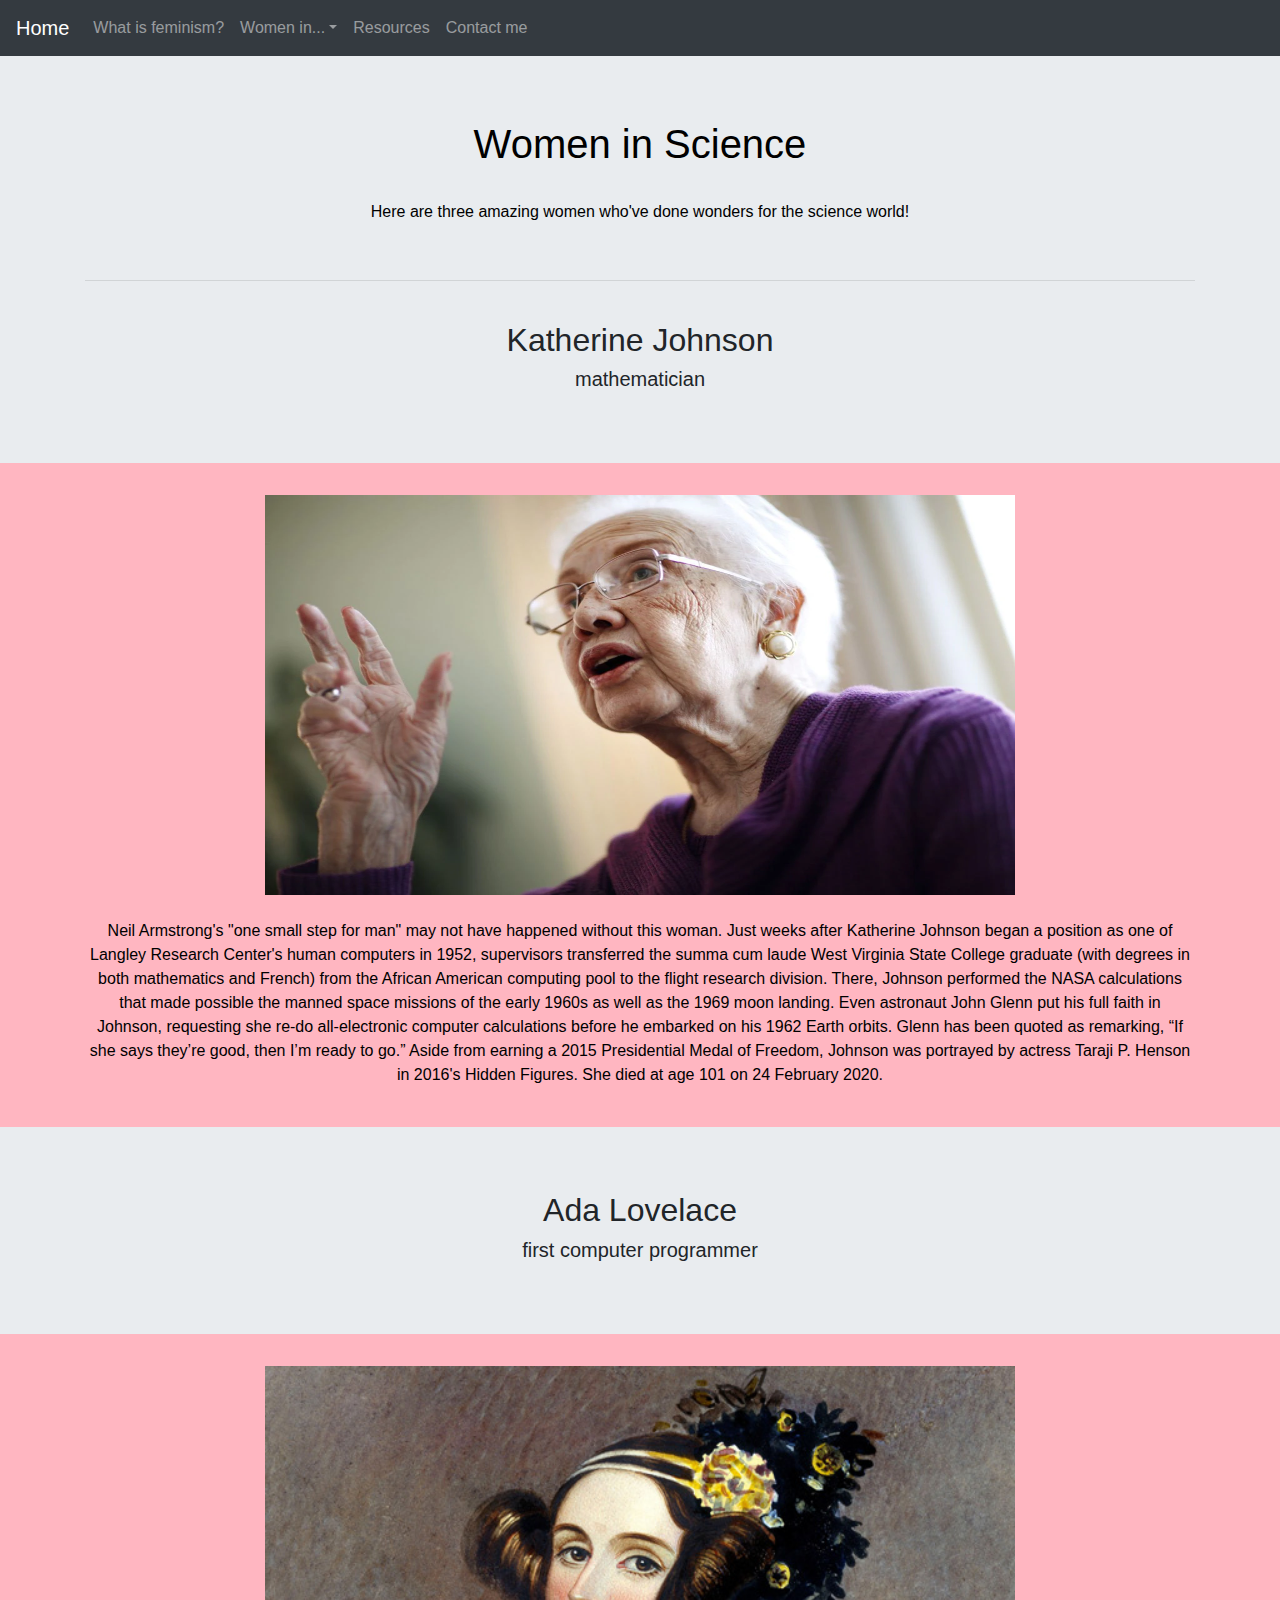
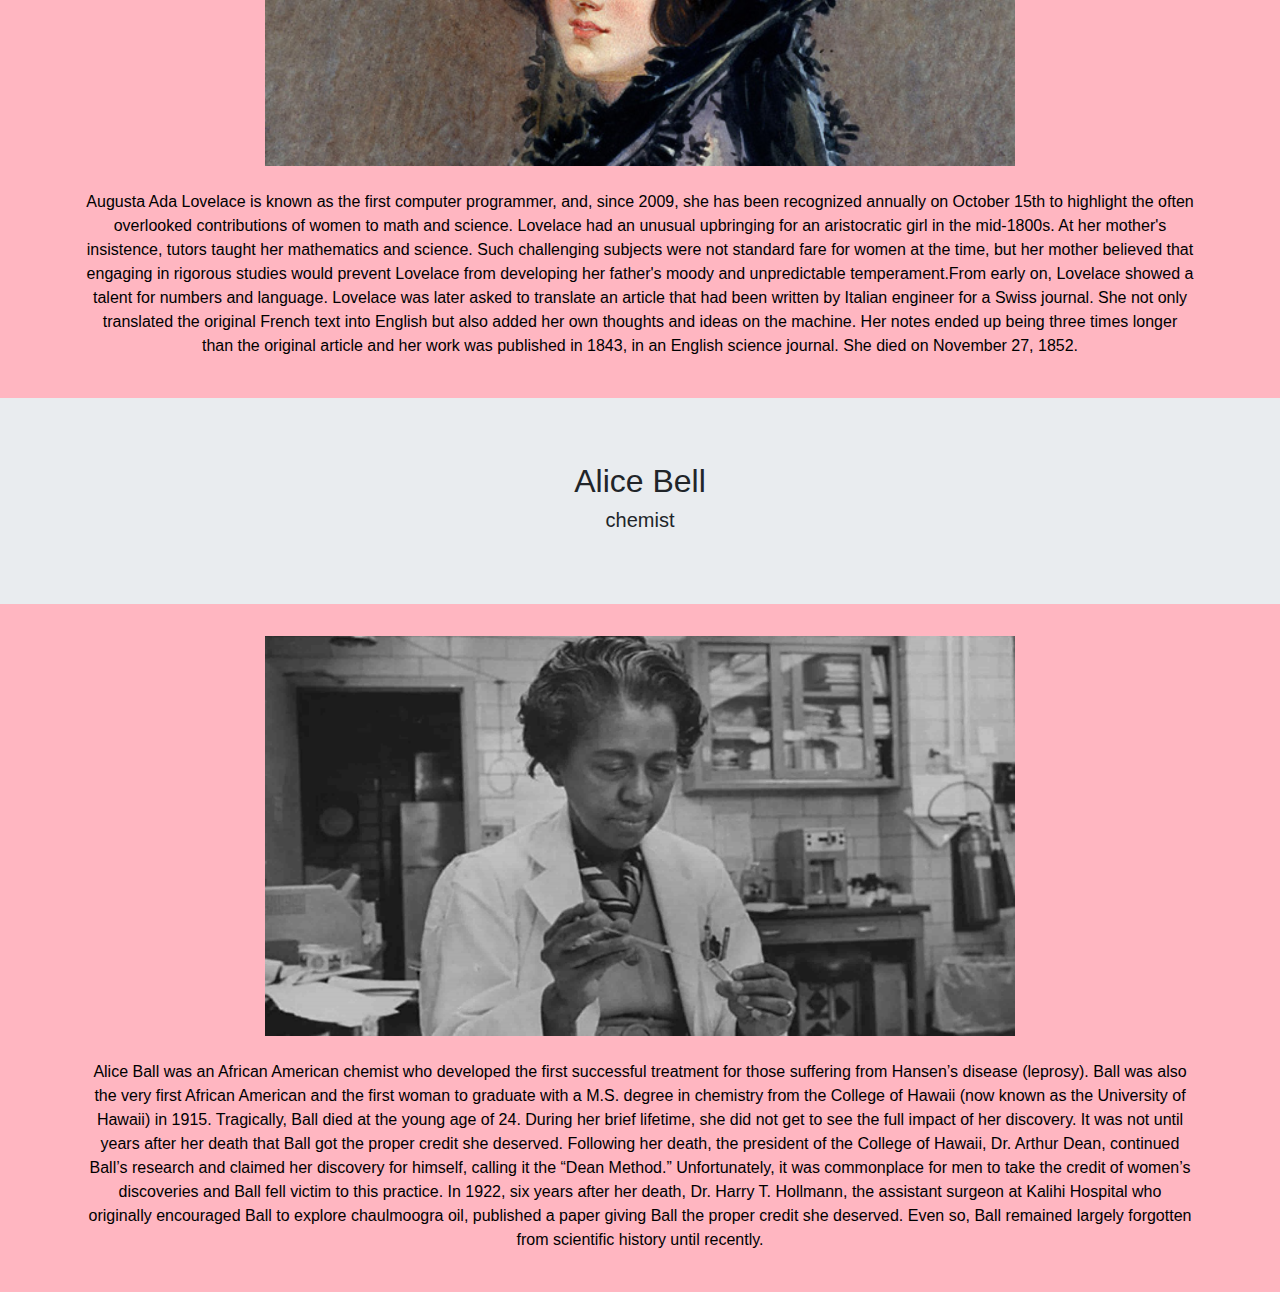
<file: WTF...What the feminism_Page3.html>
<!doctype html>
<html>
<head>
  <title>WTF...What The Feminism</title>
  <meta charset="utf-8">
  <meta name="viewport" content="width=device-width, initial-scale=1">
  <link rel="stylesheet" href="https://maxcdn.bootstrapcdn.com/bootstrap/4.5.2/css/bootstrap.min.css">
  <script src="https://ajax.googleapis.com/ajax/libs/jquery/3.5.1/jquery.min.js"></script>
  <script src="https://cdnjs.cloudflare.com/ajax/libs/popper.js/1.16.0/umd/popper.min.js"></script>
  <script src="https://maxcdn.bootstrapcdn.com/bootstrap/4.5.2/js/bootstrap.min.js"></script>
  <link rel="stylesheet" href="css/style1.css">
  </head>
  <style>
  /* Make the image fully responsive */
  .carousel-inner img {
    width: 40%;
    height: 25%;
  }
  </style>
  <body style="height:1500px">

      <nav class="navbar navbar-expand-sm bg-dark navbar-dark sticky-top">
      <a class="navbar-brand" href="index.html">Home</a>
      <ul class="navbar-nav">
        <li class="nav-item">
          <a class="nav-link" href="WTF...What the feminism_Page2.html">What is feminism?</a>
        </li>
        <li class="nav-item dropdown">
      <a class="nav-link dropdown-toggle" href="#" id="navbardrop" data-toggle="dropdown">Women in...</a>
      <div class="dropdown-menu">
        <a class="dropdown-item" href="WTF...What the feminism_Page3.html">science</a>
        <a class="dropdown-item" href="WTF...What the feminism_Page4.html">art</a>
        <a class="dropdown-item" href="WTF...What the feminism_Page5.html">engineering</a>
      </div>
        </li>
        <li class="nav-item">
          <a class="nav-link" href="WTF...What the feminism_Page6.html">Resources</a>
        </li>
        <li class="nav-item">
          <a class="nav-link" href="WTF...What the feminism_Page7.html">Contact me</a>
        </li>

      </ul>
    </nav>


<div class="jumbotron jumbotron-fluid">
  <div class="container">
    <H1 align="center">Women in Science</H1>
    <br>
    <p align="center"><b></b>Here are three amazing women who've done wonders for the science world!</p> <!-- insert paragraph, the 'b' is for bold, to change to italics = <i>, underlined = <u> -->
<br>
<hr>
<br>
      <H2 align="center">Katherine Johnson</H1>
        <H5 align="center">mathematician</H1>
  </div>
</div>

<div align="center">
<img src="images/kj.webp"   alt="kj.webp" width="750" height="400">
</div>
<br>

<div class="container">
  <p align="center"><b></b>Neil Armstrong's "one small step for man" may not have happened without this woman. Just weeks after Katherine Johnson began a position as one of Langley Research Center's human computers in 1952, supervisors transferred the summa cum laude West Virginia State College graduate (with degrees in both mathematics and French) from the African American computing pool to the flight research division. There, Johnson performed the NASA calculations that made possible the manned space missions of the early 1960s as well as the 1969 moon landing. Even astronaut John Glenn put his full faith in Johnson, requesting she re-do all-electronic computer calculations before he embarked on his 1962 Earth orbits. Glenn has been quoted as remarking, “If she says they’re good, then I’m ready to go.”

Aside from earning a 2015 Presidential Medal of Freedom, Johnson was portrayed by actress Taraji P. Henson in 2016's Hidden Figures. She died at age 101 on 24 February 2020. </p> <!-- insert paragraph, the 'b' is for bold, to change to italics = <i>, underlined = <u> -->
  <br>
</div>

<div class="jumbotron jumbotron-fluid">
  <div class="container">

      <H2 align="center">Ada Lovelace</H1>
        <H5 align="center">first computer programmer</H1>
  </div>
</div>
<div align="center">
<img src="images/al.jpg"   alt="al.jpg" width="750" height="400">
</div>
<br>

<div class="container">
  <p align="center"><b></b>Augusta Ada Lovelace is known as the first computer programmer, and, since 2009, she has been recognized annually on October 15th to highlight the often overlooked contributions of women to math and science. Lovelace had an unusual upbringing for an aristocratic girl in the mid-1800s. At her mother's insistence, tutors taught her mathematics and science. Such challenging subjects were not standard fare for women at the time, but her mother believed that engaging in rigorous studies would prevent Lovelace from developing her father's moody and unpredictable temperament.From early on, Lovelace showed a talent for numbers and language. Lovelace was later asked to translate an article that had been written by Italian engineer for a Swiss journal. She not only translated the original French text into English but also added her own thoughts and ideas on the machine. Her notes ended up being three times longer than the original article and her work was published in 1843, in an English science journal. She died on November 27, 1852. </p> <!-- insert paragraph, the 'b' is for bold, to change to italics = <i>, underlined = <u> -->
  <br>
</div>

<div class="jumbotron jumbotron-fluid">
  <div class="container">

      <H2 align="center">Alice Bell</H1>
        <H5 align="center">chemist</H1>
  </div>
</div>
<div align="center">
<img src="images/ab.jpg"   alt="ab.jpg" width="750" height="400">
</div>
<br>

<div class="container">
  <p align="center"><b></b>Alice Ball was an African American chemist who developed the first successful treatment for those suffering from Hansen’s disease (leprosy). Ball was also the very first African American and the first woman to graduate with a M.S. degree in chemistry from the College of Hawaii (now known as the University of Hawaii) in 1915. Tragically, Ball died at the young age of 24. During her brief lifetime, she did not get to see the full impact of her discovery. It was not until years after her death that Ball got the proper credit she deserved. Following her death, the president of the College of Hawaii, Dr. Arthur Dean, continued Ball’s research and claimed her discovery for himself, calling it the “Dean Method.” Unfortunately, it was commonplace for men to take the credit of women’s discoveries and Ball fell victim to this practice. In 1922, six years after her death, Dr. Harry T. Hollmann, the assistant surgeon at Kalihi Hospital who originally encouraged Ball to explore chaulmoogra oil, published a paper giving Ball the proper credit she deserved. Even so, Ball remained largely forgotten from scientific history until recently. </p> <!-- insert paragraph, the 'b' is for bold, to change to italics = <i>, underlined = <u> -->
  <br>
</div>



</body>
</html>
</file>
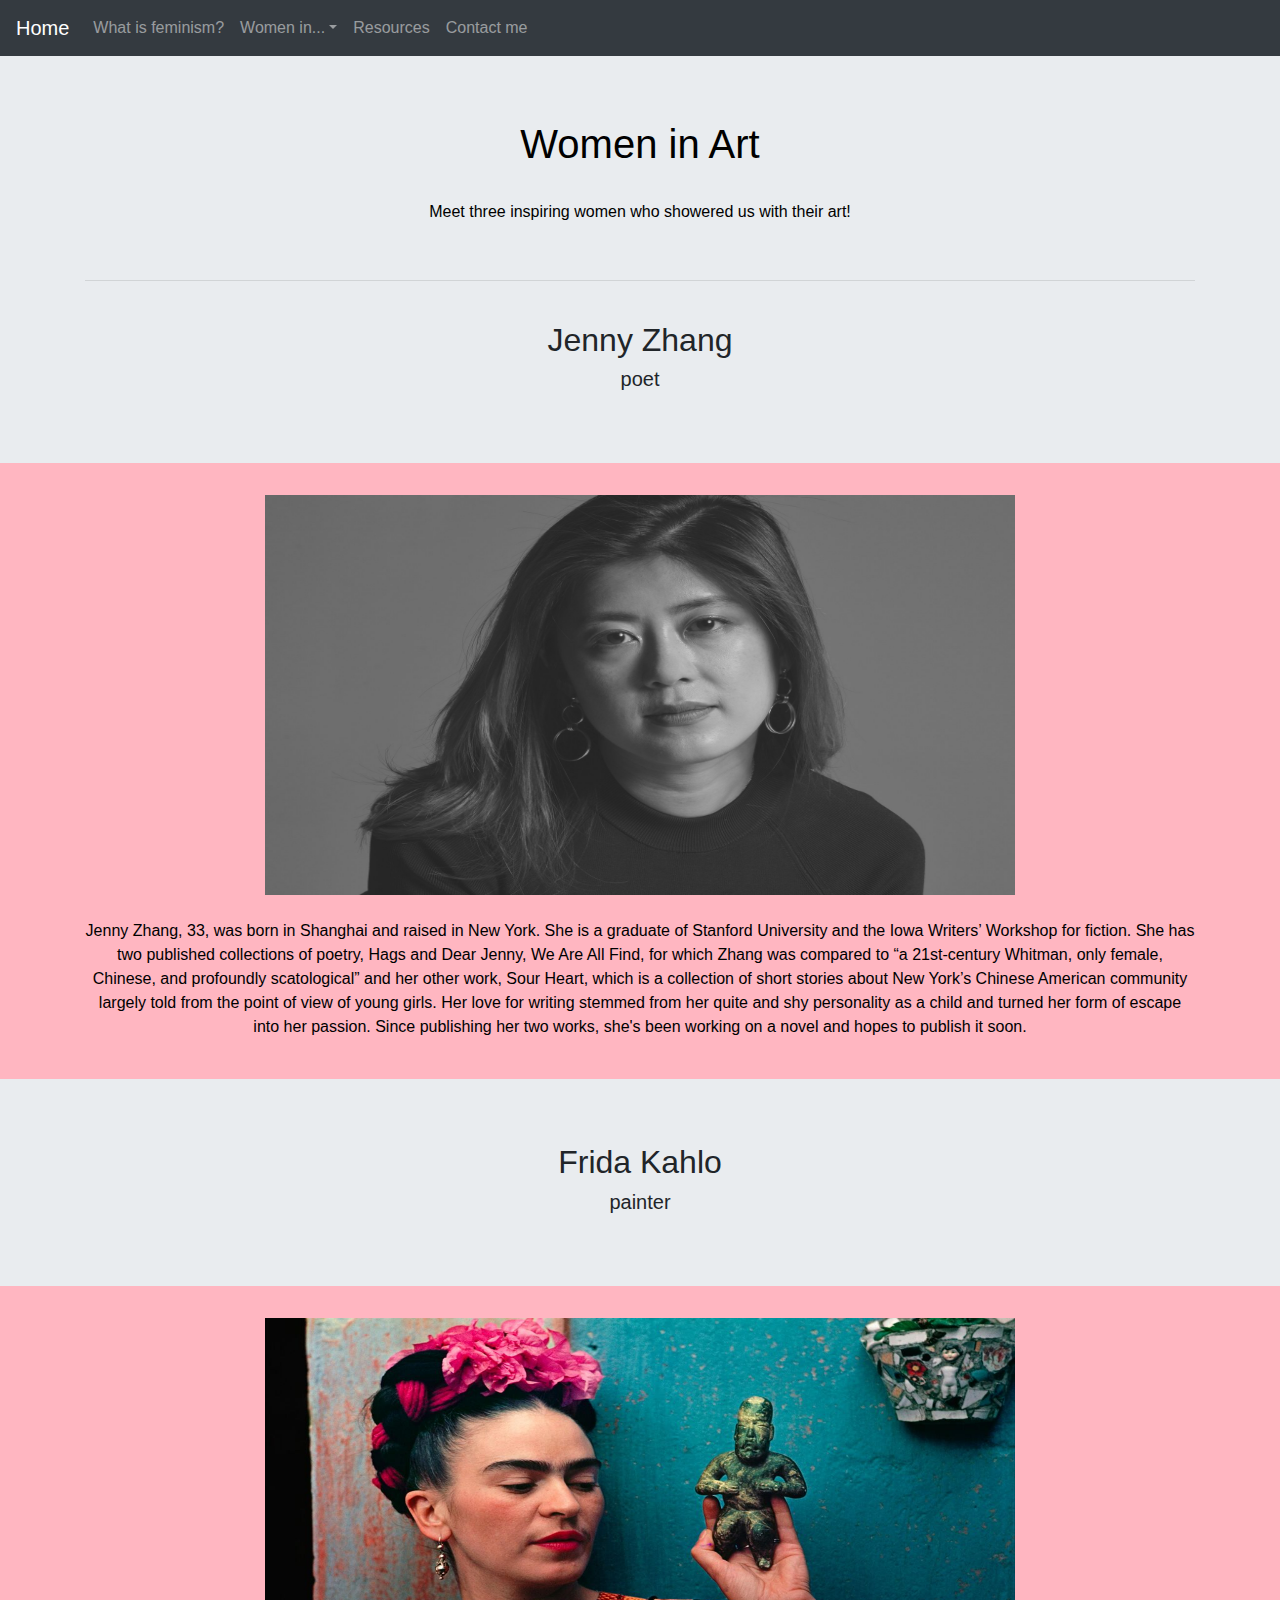
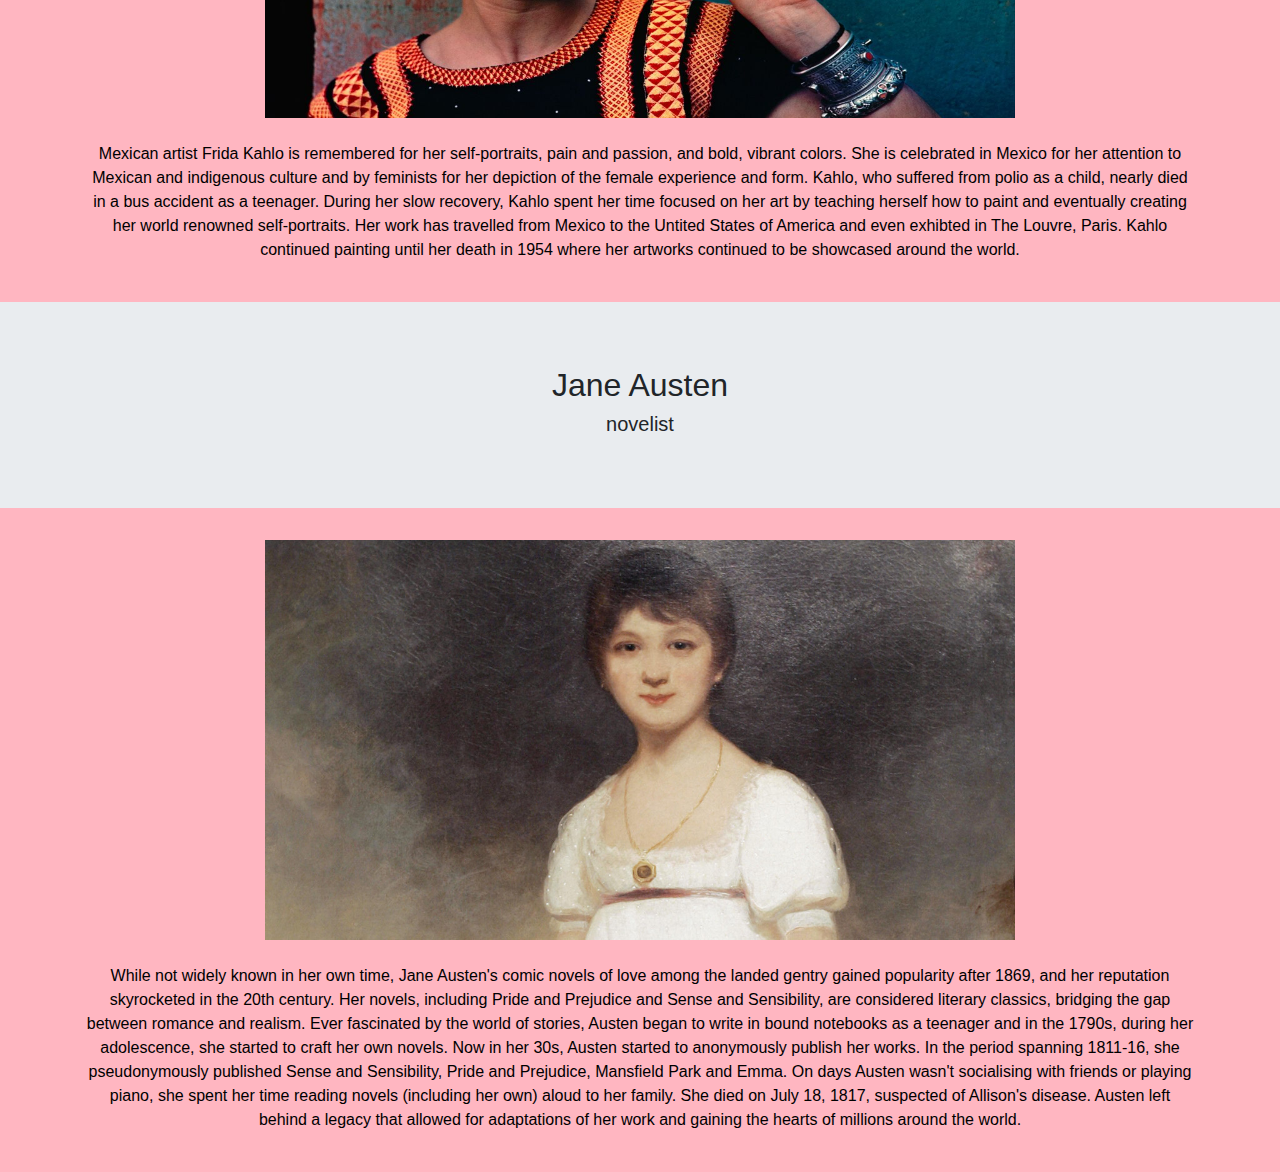
<file: WTF...What the feminism_Page4.html>
<!doctype html>
<html>
<head>
  <title>WTF...What The Feminism</title>
  <meta charset="utf-8">
  <meta name="viewport" content="width=device-width, initial-scale=1">
  <link rel="stylesheet" href="https://maxcdn.bootstrapcdn.com/bootstrap/4.5.2/css/bootstrap.min.css">
  <script src="https://ajax.googleapis.com/ajax/libs/jquery/3.5.1/jquery.min.js"></script>
  <script src="https://cdnjs.cloudflare.com/ajax/libs/popper.js/1.16.0/umd/popper.min.js"></script>
  <script src="https://maxcdn.bootstrapcdn.com/bootstrap/4.5.2/js/bootstrap.min.js"></script>
  <link rel="stylesheet" href="css/style1.css">
  </head>
  <style>
  /* Make the image fully responsive */
  .carousel-inner img {
    width: 40%;
    height: 25%;
  }
  </style>
  <body style="height:1500px">

    <nav class="navbar navbar-expand-sm bg-dark navbar-dark sticky-top">
      <a class="navbar-brand" href="index.html">Home</a>
      <ul class="navbar-nav">
        <li class="nav-item">
          <a class="nav-link" href="WTF...What the feminism_Page2.html">What is feminism?</a>
        </li>
        <li class="nav-item dropdown">
      <a class="nav-link dropdown-toggle" href="#" id="navbardrop" data-toggle="dropdown">Women in...</a>
      <div class="dropdown-menu">
        <a class="dropdown-item" href="WTF...What the feminism_Page3.html">science</a>
        <a class="dropdown-item" href="WTF...What the feminism_Page4.html">art</a>
        <a class="dropdown-item" href="WTF...What the feminism_Page5.html">engineering</a>
      </div>
        </li>
        <li class="nav-item">
          <a class="nav-link" href="WTF...What the feminism_Page6.html">Resources</a>
        </li>
        <li class="nav-item">
          <a class="nav-link" href="WTF...What the feminism_Page7.html">Contact me</a>
        </li>

      </ul>
    </nav>

<div class="jumbotron jumbotron-fluid">
  <div class="container">
    <H1 align="center">Women in Art</H1>
    <br>
    <p align="center"><b></b>Meet three inspiring women who showered us with their art!</p> <!-- insert paragraph, the 'b' is for bold, to change to italics = <i>, underlined = <u> -->
<br>
<hr>
<br>
      <H2 align="center">Jenny Zhang</H1>
        <H5 align="center">poet</H1>
  </div>
</div>

<div align="center">
<img src="images/jz.jpg"   alt="jz.jpg" width="750" height="400">
</div>
<br>

<div class="container">
  <p align="center"><b></b>Jenny Zhang, 33, was born in Shanghai and raised in New York. She is a graduate of Stanford University and the Iowa Writers’ Workshop for fiction. She has two published collections of poetry, Hags and Dear Jenny, We Are All Find, for which Zhang was compared to “a 21st-century Whitman, only female, Chinese, and profoundly scatological” and her other work, Sour Heart, which is a collection of short stories about New York’s Chinese American community largely told from the point of view of young girls. Her love for writing stemmed from her quite and shy personality as a child and turned her form of escape into her passion. Since publishing her two works, she's been working on a novel and hopes to publish it soon.  </p>
   <br>
</div>

<div class="jumbotron jumbotron-fluid">
  <div class="container">

      <H2 align="center">Frida Kahlo</H1>
        <H5 align="center">painter</H1>
  </div>
</div>
<div align="center">
<img src="images/fk.jpg"   alt="fk.jpg" width="750" height="400">
</div>
<br>

<div class="container">
  <p align="center"><b></b>Mexican artist Frida Kahlo is remembered for her self-portraits, pain and passion, and bold, vibrant colors. She is celebrated in Mexico for her attention to Mexican and indigenous culture and by feminists for her depiction of the female experience and form. Kahlo, who suffered from polio as a child, nearly died in a bus accident as a teenager. During her slow recovery, Kahlo spent her time focused on her art by teaching herself how to paint and eventually creating her world renowned self-portraits. Her work has travelled from Mexico to the Untited States of America and even exhibted in The Louvre, Paris. Kahlo continued painting until her death in 1954 where her artworks continued to be showcased around the world.</p> <!-- insert paragraph, the 'b' is for bold, to change to italics = <i>, underlined = <u> -->
  <br>
</div>

<div class="jumbotron jumbotron-fluid">
  <div class="container">

      <H2 align="center">Jane Austen</H1>
        <H5 align="center">novelist</H1>
  </div>
</div>
<div align="center">
<img src="images/ja.jpg"   alt="ja.jpg" width="750" height="400">
</div>
<br>

<div class="container">
  <p align="center"><b></b>While not widely known in her own time, Jane Austen's comic novels of love among the landed gentry gained popularity after 1869, and her reputation skyrocketed in the 20th century. Her novels, including Pride and Prejudice and Sense and Sensibility, are considered literary classics, bridging the gap between romance and realism. Ever fascinated by the world of stories, Austen began to write in bound notebooks as a teenager and in the 1790s, during her adolescence, she started to craft her own novels. Now in her 30s, Austen started to anonymously publish her works. In the period spanning 1811-16, she pseudonymously published Sense and Sensibility, Pride and Prejudice, Mansfield Park and Emma. On days Austen wasn't socialising with friends or playing piano, she spent her time reading novels (including her own) aloud to her family. She died on July 18, 1817, suspected of Allison's disease. Austen left behind a legacy that allowed for adaptations of her work and gaining the hearts of millions around
     the world. </p>
  <br>
</div>





</body>
</html>
</file>
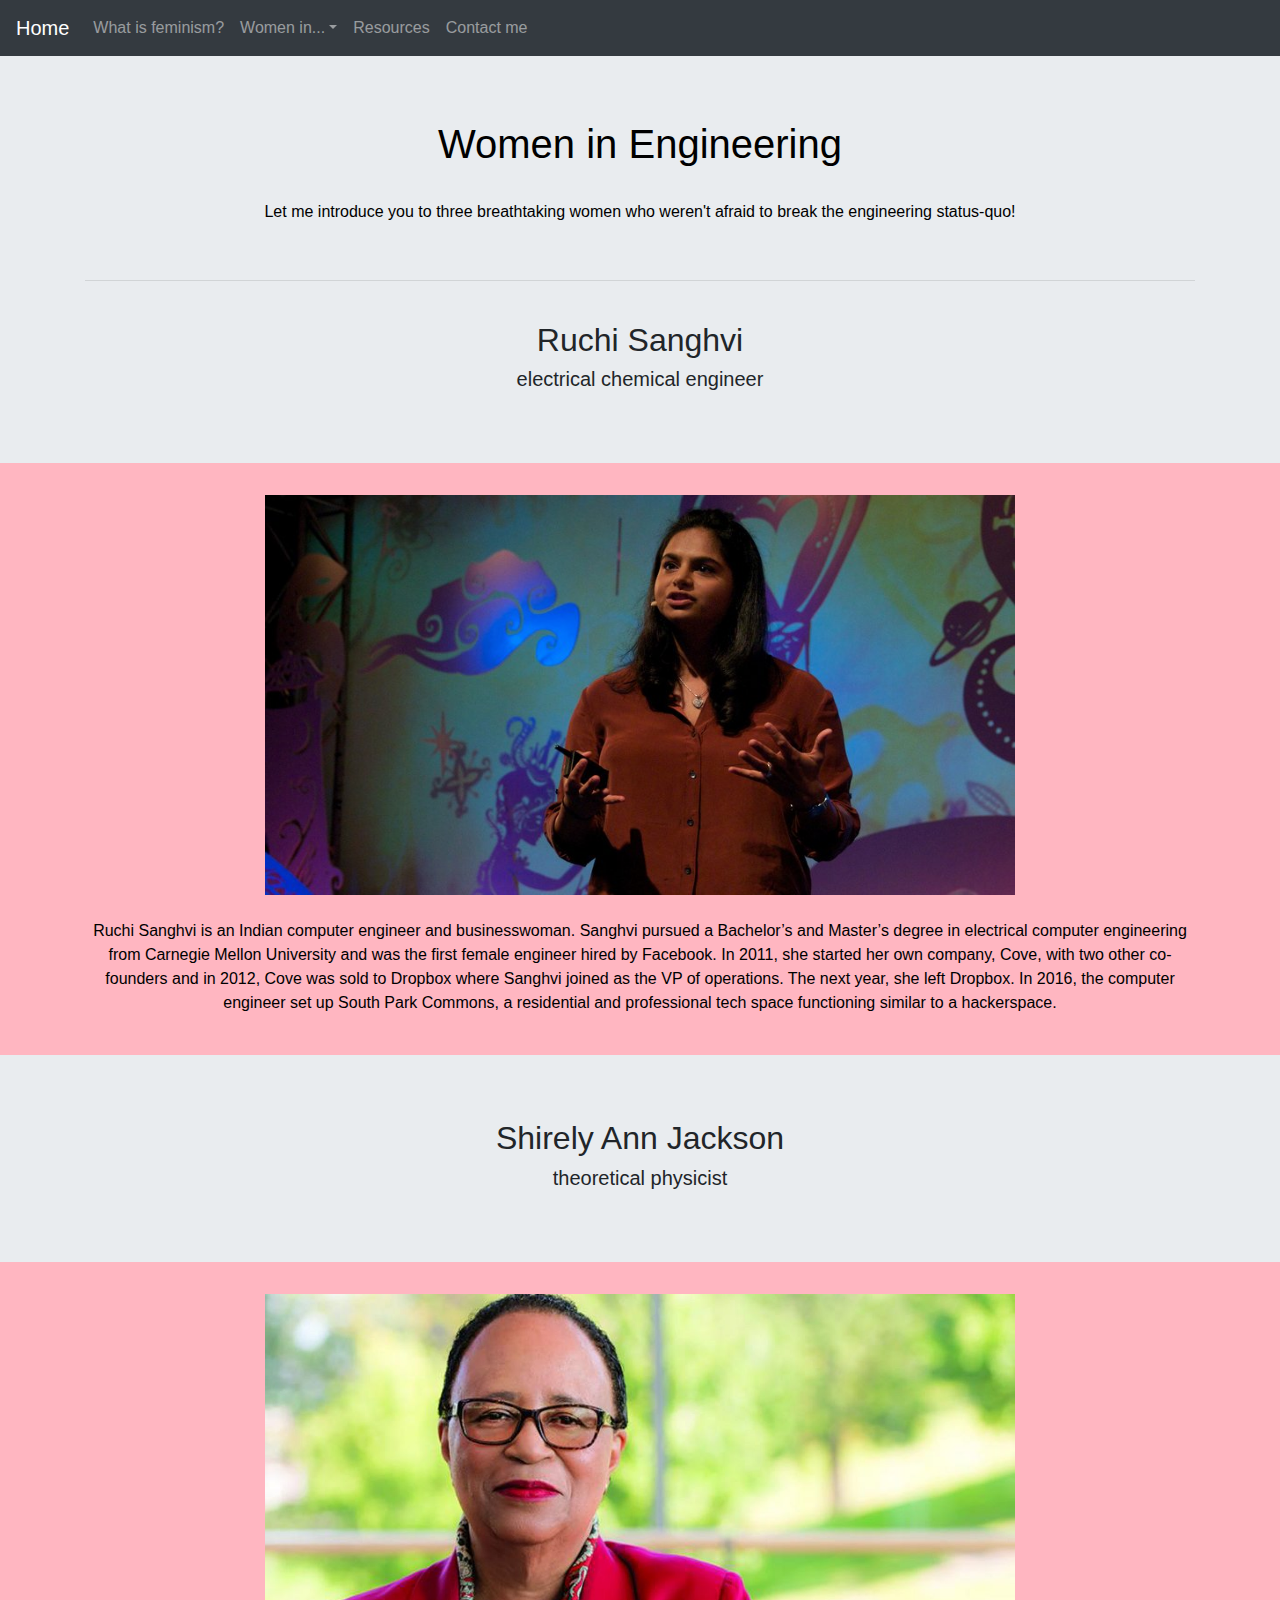
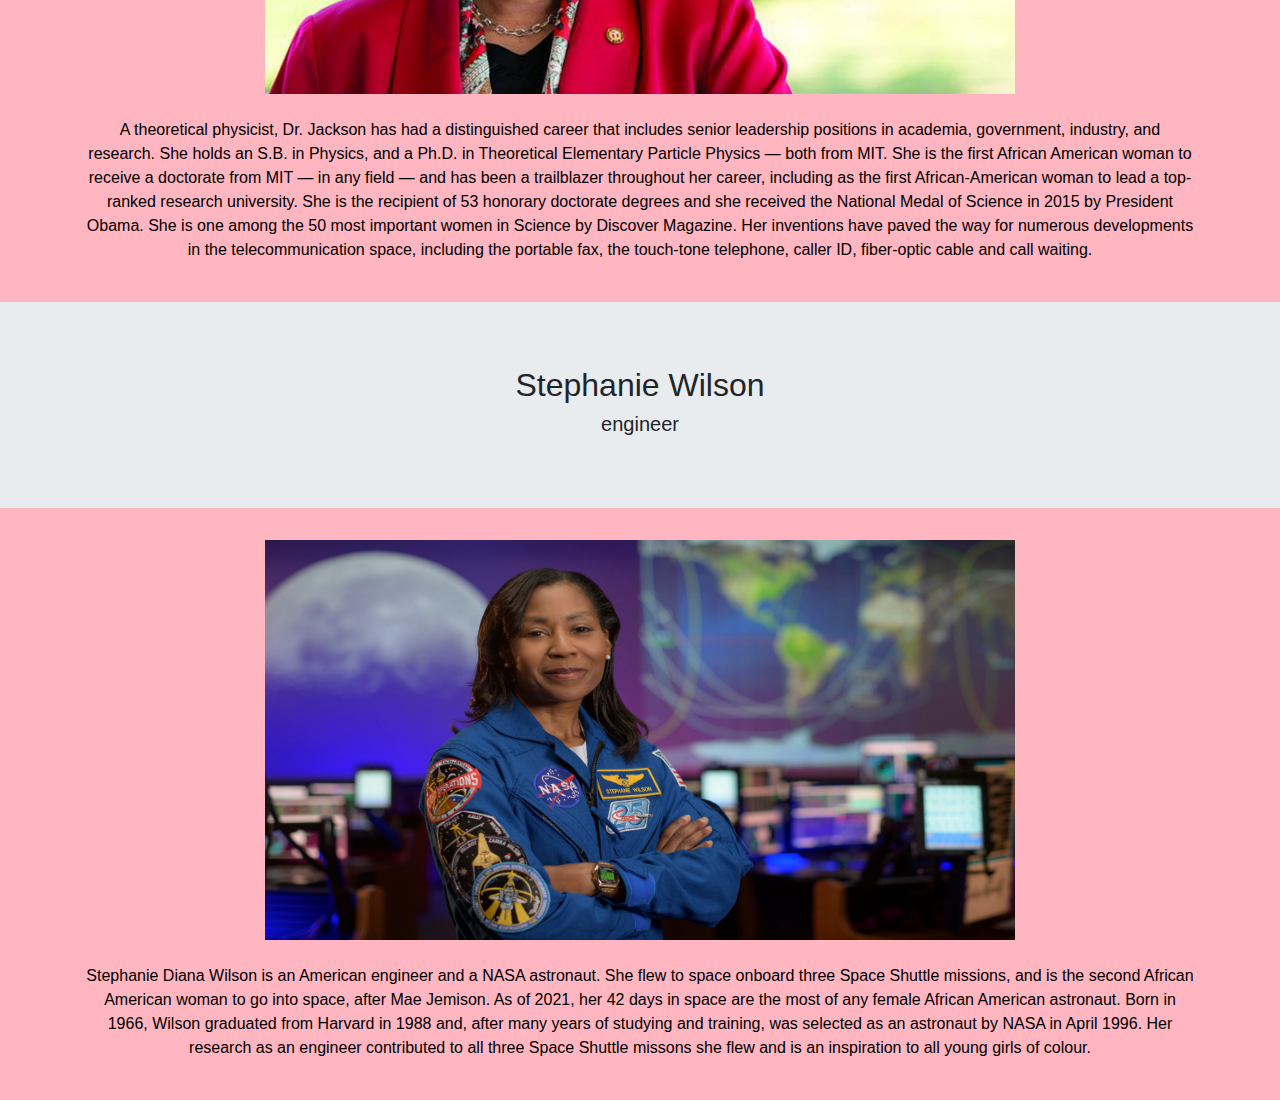
<file: WTF...What the feminism_Page5.html>
<!doctype html>
<html>
<head>
  <title>WTF...What The Feminism</title>
  <meta charset="utf-8">
  <meta name="viewport" content="width=device-width, initial-scale=1">
  <link rel="stylesheet" href="https://maxcdn.bootstrapcdn.com/bootstrap/4.5.2/css/bootstrap.min.css">
  <script src="https://ajax.googleapis.com/ajax/libs/jquery/3.5.1/jquery.min.js"></script>
  <script src="https://cdnjs.cloudflare.com/ajax/libs/popper.js/1.16.0/umd/popper.min.js"></script>
  <script src="https://maxcdn.bootstrapcdn.com/bootstrap/4.5.2/js/bootstrap.min.js"></script>
  <link rel="stylesheet" href="css/style1.css">
  </head>
  <style>
  /* Make the image fully responsive */
  .carousel-inner img {
    width: 40%;
    height: 25%;
  }
  </style>
  <body style="height:1500px">

   <nav class="navbar navbar-expand-sm bg-dark navbar-dark sticky-top">
      <a class="navbar-brand" href="index.html">Home</a>
      <ul class="navbar-nav">
        <li class="nav-item">
          <a class="nav-link" href="WTF...What the feminism_Page2.html">What is feminism?</a>
        </li>
        <li class="nav-item dropdown">
      <a class="nav-link dropdown-toggle" href="#" id="navbardrop" data-toggle="dropdown">Women in...</a>
      <div class="dropdown-menu">
        <a class="dropdown-item" href="WTF...What the feminism_Page3.html">science</a>
        <a class="dropdown-item" href="WTF...What the feminism_Page4.html">art</a>
        <a class="dropdown-item" href="WTF...What the feminism_Page5.html">engineering</a>
      </div>
        </li>
        <li class="nav-item">
          <a class="nav-link" href="WTF...What the feminism_Page6.html">Resources</a>
        </li>
        <li class="nav-item">
          <a class="nav-link" href="WTF...What the feminism_Page7.html">Contact me</a>
        </li>

      </ul>
    </nav>

<div class="jumbotron jumbotron-fluid">
  <div class="container">
    <H1 align="center">Women in Engineering</H1>
    <br>
    <p align="center"><b></b>Let me introduce you to three breathtaking women who weren't afraid to break the engineering status-quo!</p> <!-- insert paragraph, the 'b' is for bold, to change to italics = <i>, underlined = <u> -->
<br>
<hr>
<br>
      <H2 align="center">Ruchi Sanghvi</H1>
        <H5 align="center">electrical chemical engineer</H1>
  </div>
</div>

<div align="center">
<img src="images/rs.jpg"   alt="rs.jpg" width="750" height="400">
</div>
<br>

<div class="container">
  <p align="center"><b></b>Ruchi Sanghvi is an Indian computer engineer and businesswoman. Sanghvi pursued a Bachelor’s and Master’s degree in electrical computer engineering from Carnegie Mellon University and was the first female engineer hired by Facebook. In 2011, she started her own company, Cove, with two other co-founders and in 2012, Cove was sold to Dropbox where Sanghvi joined as the VP of operations. The next year, she left Dropbox. In 2016, the computer engineer set up South Park Commons, a residential and professional tech space functioning similar to a hackerspace.
</p>
   <br>
</div>

<div class="jumbotron jumbotron-fluid">
  <div class="container">

      <H2 align="center">Shirely Ann Jackson</H1>
        <H5 align="center">theoretical physicist</H1>
  </div>
</div>
<div align="center">
<img src="images/sj.jpg"   alt="sj.jpg" width="750" height="400">
</div>
<br>

<div class="container">
  <p align="center"><b></b>A theoretical physicist, Dr. Jackson has had a distinguished career that includes senior leadership positions in academia, government, industry, and research. She holds an S.B. in Physics, and a Ph.D. in Theoretical Elementary Particle Physics — both from MIT. She is the first African American woman to receive a doctorate from MIT — in any field — and has been a trailblazer throughout her career, including as the first African-American woman to lead a top-ranked research university. She is the recipient of 53 honorary doctorate degrees and she received the National Medal of Science in 2015 by President Obama. She is one among the 50 most important women in Science by Discover Magazine. Her inventions have paved the way for numerous developments in the telecommunication space, including the portable fax, the touch-tone telephone, caller ID, fiber-optic cable and call waiting. </p>  <br>
</div>

<div class="jumbotron jumbotron-fluid">
  <div class="container">

      <H2 align="center">Stephanie Wilson</H1>
        <H5 align="center">engineer</H1>
  </div>
</div>
<div align="center">
<img src="images/sw.jpg"   alt="sw.jpg" width="750" height="400">
</div>
<br>

<div class="container">
  <p align="center"><b></b>Stephanie Diana Wilson is an American engineer and a NASA astronaut. She flew to space onboard three Space Shuttle missions, and is the second African American woman to go into space, after Mae Jemison. As of 2021, her 42 days in space are the most of any female African American astronaut. Born in 1966, Wilson graduated from Harvard in 1988 and, after many years of studying and training, was selected as an astronaut by NASA in April 1996. Her research as an engineer contributed to all three Space Shuttle missons she flew and is an inspiration to all young girls of colour. </p>
  <br>
</div>




</body>
</html>
</file>
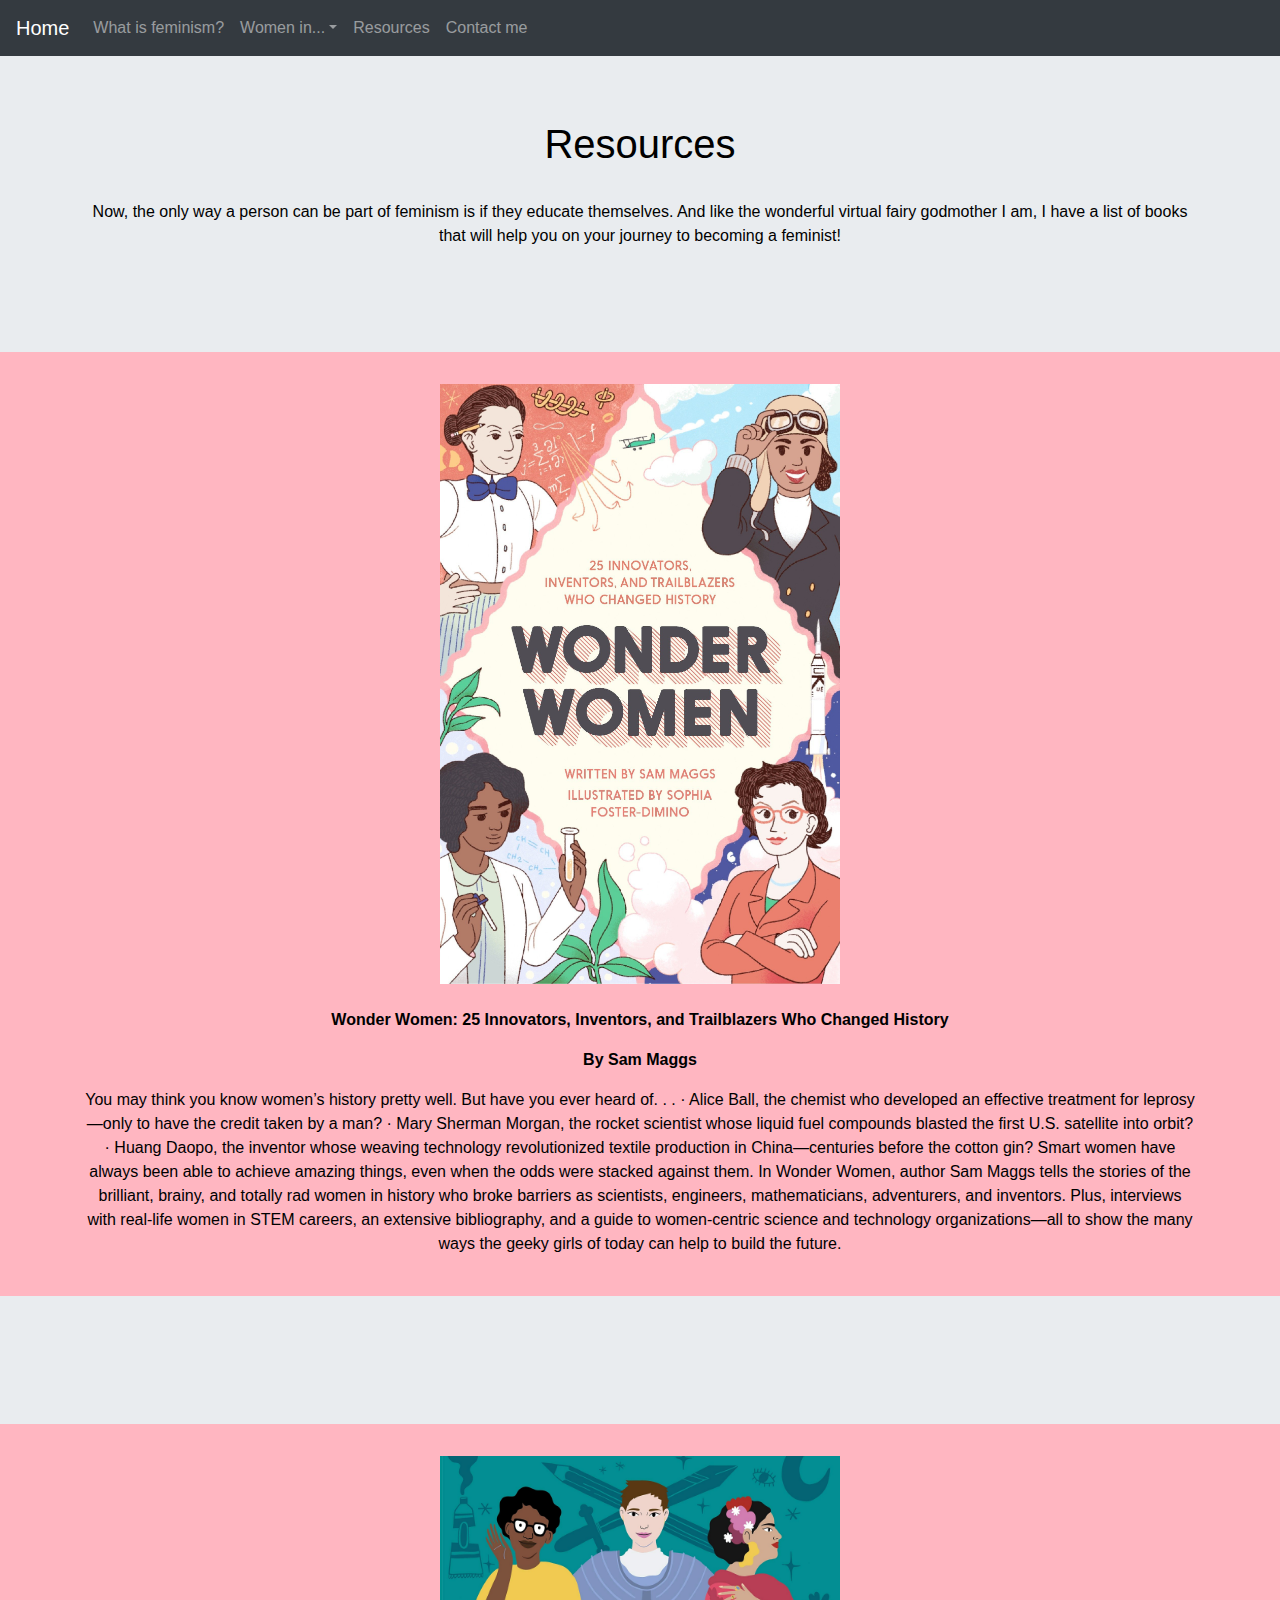
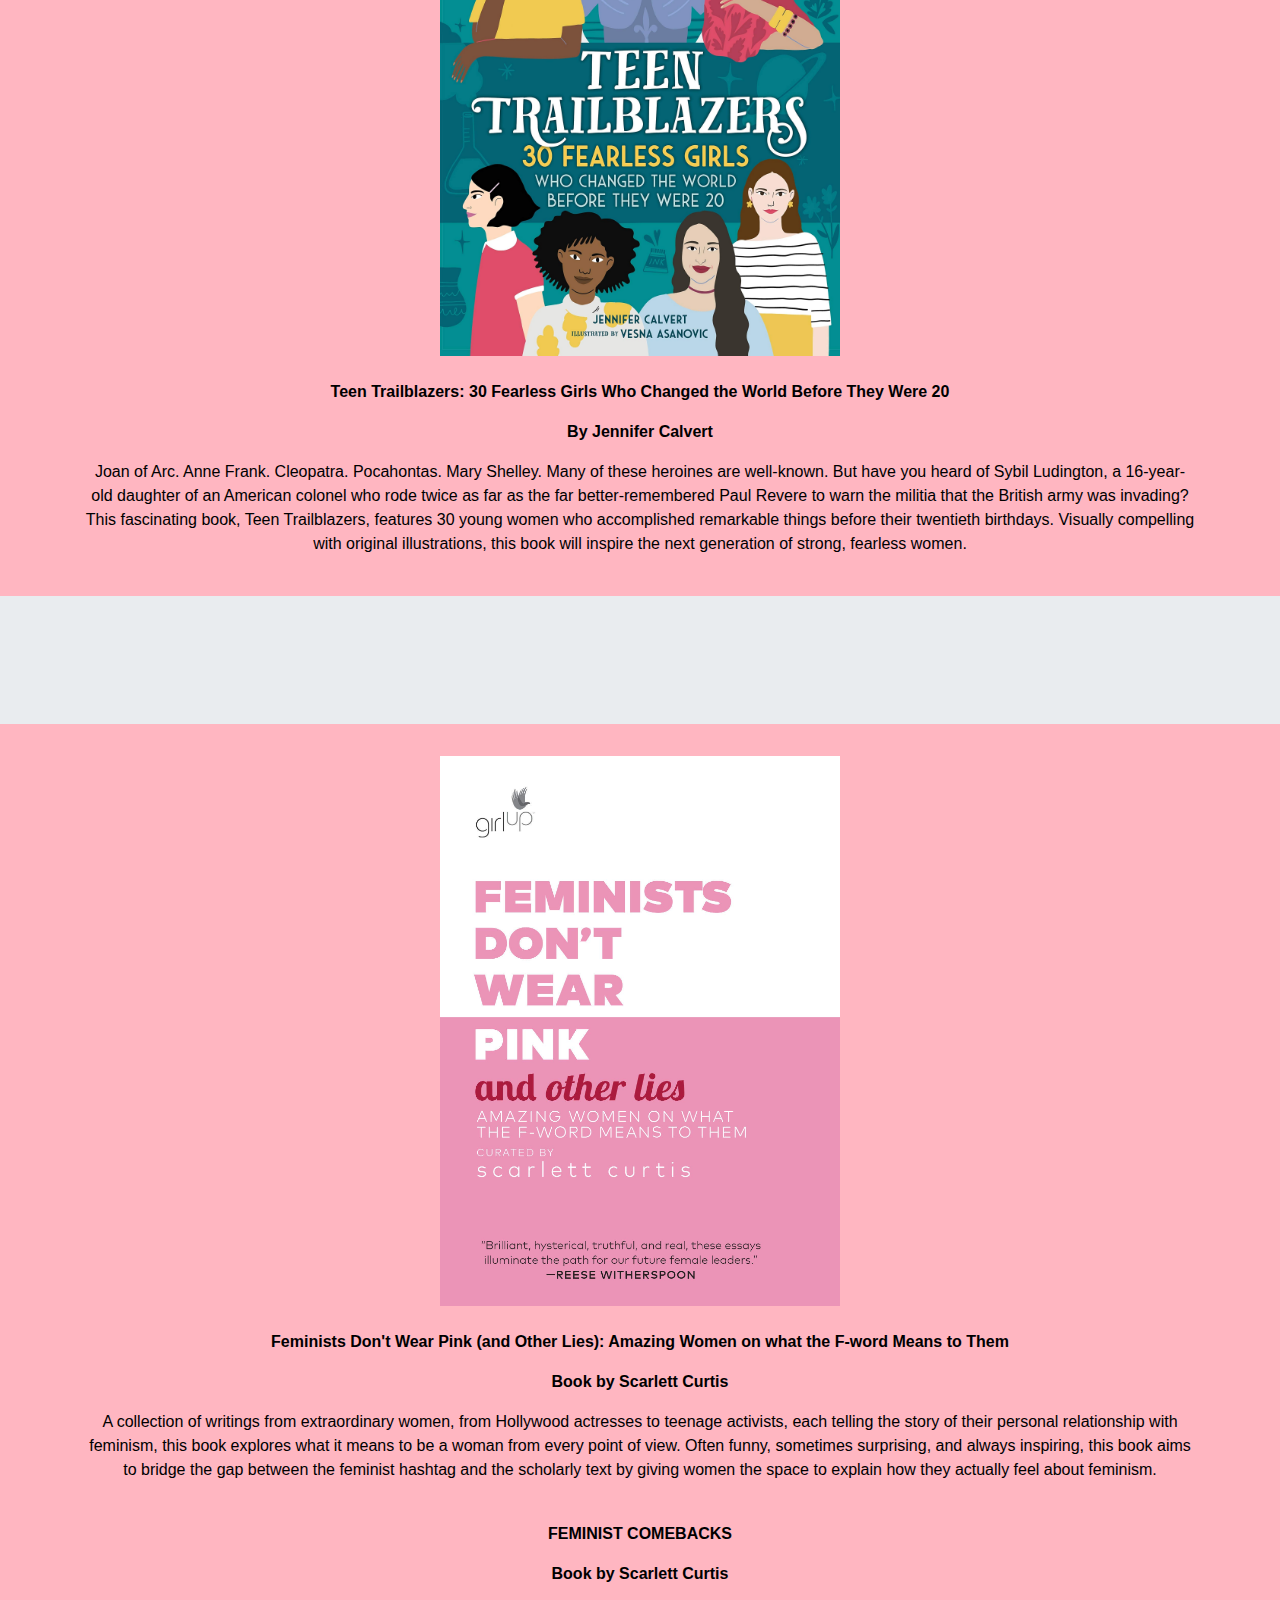
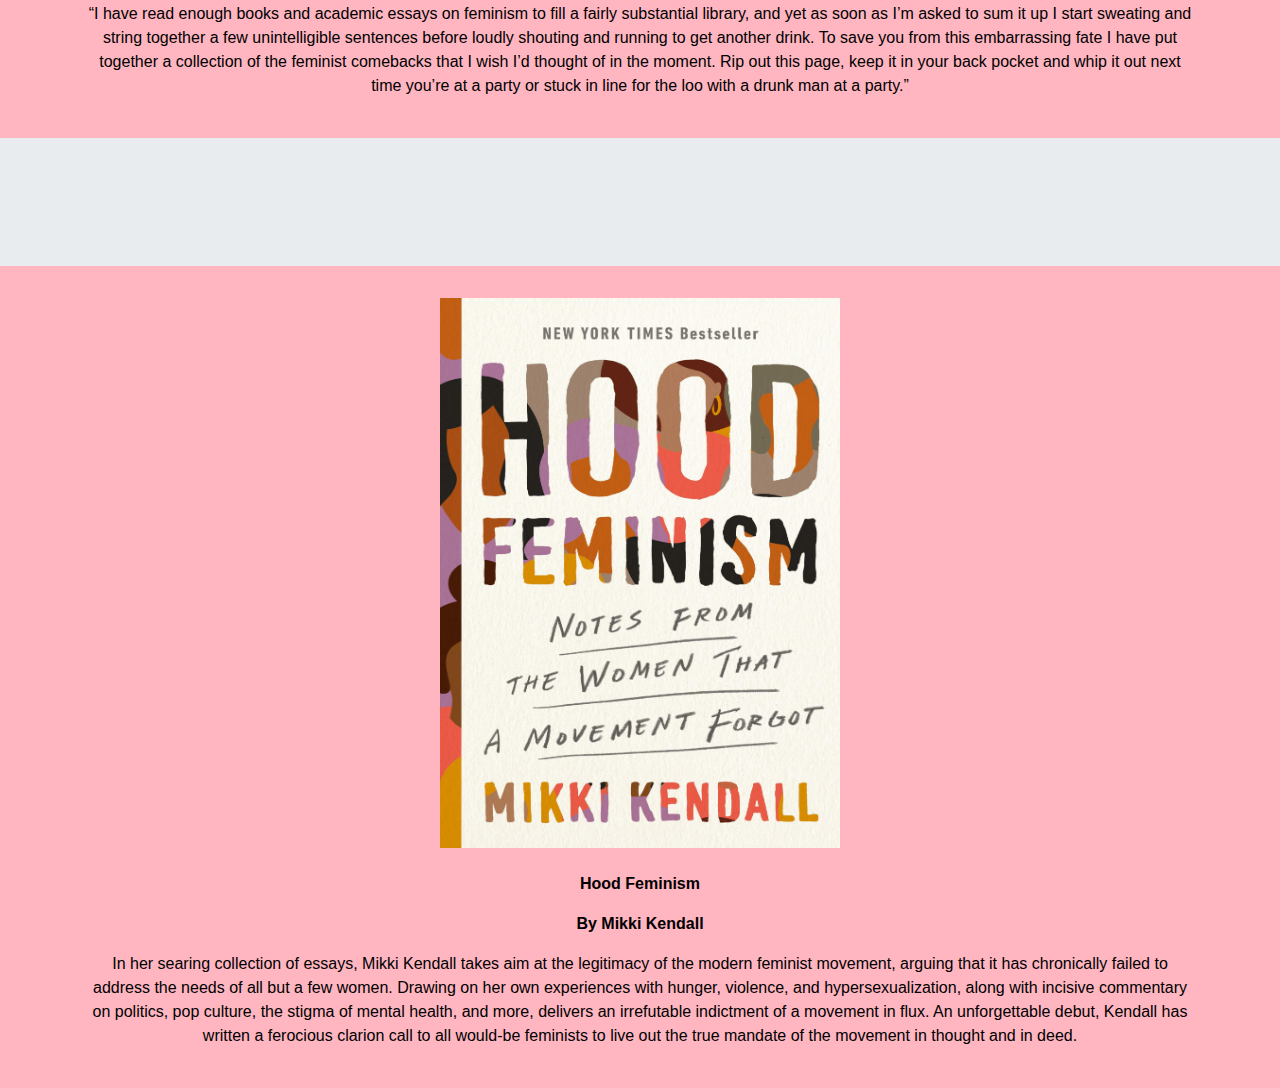
<file: WTF...What the feminism_Page6.html>
<!doctype html>
<html>
<head>
  <title>WTF...What The Feminism</title>
  <meta charset="utf-8">
  <meta name="viewport" content="width=device-width, initial-scale=1">
  <link rel="stylesheet" href="https://maxcdn.bootstrapcdn.com/bootstrap/4.5.2/css/bootstrap.min.css">
  <script src="https://ajax.googleapis.com/ajax/libs/jquery/3.5.1/jquery.min.js"></script>
  <script src="https://cdnjs.cloudflare.com/ajax/libs/popper.js/1.16.0/umd/popper.min.js"></script>
  <script src="https://maxcdn.bootstrapcdn.com/bootstrap/4.5.2/js/bootstrap.min.js"></script>
  <link rel="stylesheet" href="css/style1.css">
  </head>
  <style>
  /* Make the image fully responsive */
  .carousel-inner img {
    width: 40%;
    height: 25%;
  }
  </style>
  <body style="height:1500px">

  <nav class="navbar navbar-expand-sm bg-dark navbar-dark sticky-top">
      <a class="navbar-brand" href="index.html">Home</a>
      <ul class="navbar-nav">
        <li class="nav-item">
          <a class="nav-link" href="WTF...What the feminism_Page2.html">What is feminism?</a>
        </li>
        <li class="nav-item dropdown">
      <a class="nav-link dropdown-toggle" href="#" id="navbardrop" data-toggle="dropdown">Women in...</a>
      <div class="dropdown-menu">
        <a class="dropdown-item" href="WTF...What the feminism_Page3.html">science</a>
        <a class="dropdown-item" href="WTF...What the feminism_Page4.html">art</a>
        <a class="dropdown-item" href="WTF...What the feminism_Page5.html">engineering</a>
      </div>
        </li>
        <li class="nav-item">
          <a class="nav-link" href="WTF...What the feminism_Page6.html">Resources</a>
        </li>
        <li class="nav-item">
          <a class="nav-link" href="WTF...What the feminism_Page7.html">Contact me</a>
        </li>

      </ul>
    </nav>


<div class="jumbotron jumbotron-fluid">
  <div class="container">
    <H1 align="center">Resources</H1>
    <br>
    <p align="center"><b></b>Now, the only way a person can be part of feminism is if they educate themselves. And like the wonderful virtual fairy godmother I am, I have a list of books that will help you on your journey to becoming a feminist!</p> <!-- insert paragraph, the 'b' is for bold, to change to italics = <i>, underlined = <u> -->
<br>

  </div>
</div>

<div align="center">
<img src="images/ww.jpg"   alt="ww.jpg" width="400" height="600">
</div>
<br>

<div class="container">
  <p align="center"><b>Wonder Women: 25 Innovators, Inventors, and Trailblazers Who Changed History</b></p>
   <p align="center"><b>By Sam Maggs</b></p>
   <p align="center"><b></b>You may think you know women’s history pretty well. But have you ever heard of. . .

·  Alice Ball, the chemist who developed an effective treatment for leprosy—only to have the credit taken by a man?
·  Mary Sherman Morgan, the rocket scientist whose liquid fuel compounds blasted the first U.S. satellite into orbit?
·  Huang Daopo, the inventor whose weaving technology revolutionized textile production in China—centuries before the cotton gin?

Smart women have always been able to achieve amazing things, even when the odds were stacked against them. In Wonder Women, author Sam Maggs tells the stories of the brilliant, brainy, and totally rad women in history who broke barriers as scientists, engineers, mathematicians, adventurers, and inventors. Plus, interviews with real-life women in STEM careers, an extensive bibliography, and a guide to women-centric science and technology organizations—all to show the many ways the geeky girls of today can help to build the future.</p>
    <br>
</div>

<div class="jumbotron jumbotron-fluid">
  <div class="container">
  </div>
</div>
<div align="center">
<img src="images/tt.jpg"   alt="tt.jpg" width="400" height="500">
</div>
<br>

<div class="container">
  <p align="center"><b>Teen Trailblazers: 30 Fearless Girls Who Changed the World Before They Were 20</b></p>
   <p align="center"><b>By Jennifer Calvert
</b></p>
  <p align="center"><b></b>Joan of Arc. Anne Frank. Cleopatra. Pocahontas. Mary Shelley. Many of these heroines are well-known. But have you heard of Sybil Ludington, a 16-year-old daughter of an American colonel who rode twice as far as the far better-remembered Paul Revere to warn the militia that the British army was invading?

This fascinating book, Teen Trailblazers, features 30 young women who accomplished remarkable things before their twentieth birthdays. Visually compelling with original illustrations, this book will inspire the next generation of strong, fearless women. </p>  <br>
</div>

<div class="jumbotron jumbotron-fluid">
  <div class="container">
  </div>
</div>
<div align="center">
<img src="images/fdw.jpg"   alt="fdw.jpg" width="400" height="550">
</div>
<br>

<div class="container">
  <p align="center"><b>Feminists Don't Wear Pink (and Other Lies): Amazing Women on what the F-word Means to Them</b></p>
   <p align="center"><b>Book by Scarlett Curtis
</b></p>
  <p align="center"><b></b>A collection of writings from extraordinary women, from Hollywood actresses to teenage activists, each telling the story of their personal relationship with feminism, this book explores what it means to be a woman from every point of view. Often funny, sometimes surprising, and always inspiring, this book aims to bridge the gap between the feminist hashtag and the scholarly text by giving women the space to explain how they actually feel about feminism. </p>  <br>
</div>

<div class="container">
  <p align="center"><b>FEMINIST COMEBACKS</b></p>
   <p align="center"><b>Book by Scarlett Curtis
</b></p>
  <p align="center"><b></b>“I have read enough books and academic essays on feminism to fill a fairly substantial library, and yet as soon as I’m asked to sum it up I start sweating and string together a few unintelligible sentences before loudly shouting and running to get another drink. To save you from this embarrassing fate I have put together a collection of the feminist comebacks that I wish I’d thought of in the moment. Rip out this page, keep it in your back pocket and whip it out next time you’re at a party or stuck in line for the loo with a drunk man at a party.” </p>  <br>
</div>

<div class="jumbotron jumbotron-fluid">
  <div class="container">
  </div>
</div>
<div align="center">
<img src="images/hf.jpg"   alt="hf.jpg" width="400" height="550">
</div>
<br>

<div class="container">
  <p align="center"><b>Hood Feminism</b></p>
   <p align="center"><b>By Mikki Kendall
</b></p>
  <p align="center"><b></b>In her searing collection of essays, Mikki Kendall takes aim at the legitimacy of the modern feminist movement, arguing that it has chronically failed to address the needs of all but a few women. Drawing on her own experiences with hunger, violence, and hypersexualization, along with incisive commentary on politics, pop culture, the stigma of mental health, and more, delivers an irrefutable indictment of a movement in flux. An unforgettable debut, Kendall has written a ferocious clarion call to all would-be feminists to live out the true mandate of the movement in thought and in deed.
 </p>  <br>
</div>



</body>
</html>
</file>
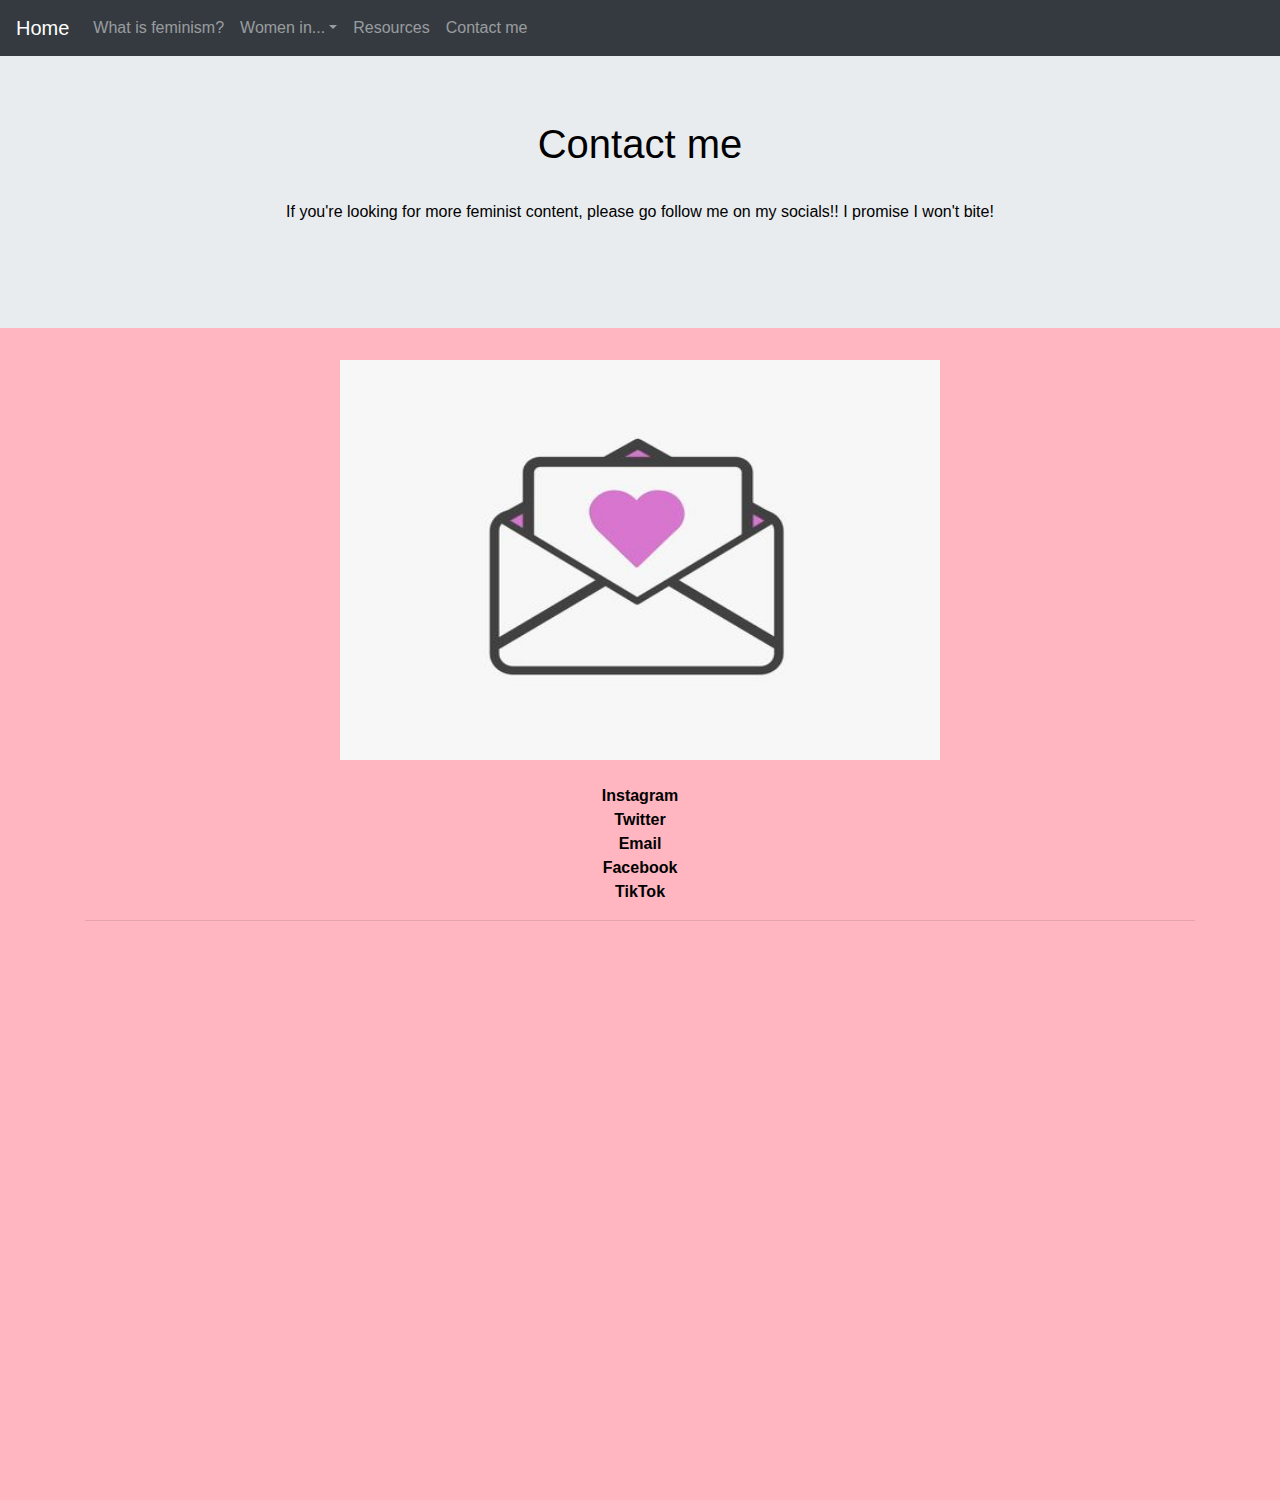
<file: WTF...What the feminism_Page7.html>
<!doctype html>
<html>
<head>
  <title>WTF...What The Feminism</title>
  <meta charset="utf-8">
  <meta name="viewport" content="width=device-width, initial-scale=1">
  <link rel="stylesheet" href="https://maxcdn.bootstrapcdn.com/bootstrap/4.5.2/css/bootstrap.min.css">
  <script src="https://ajax.googleapis.com/ajax/libs/jquery/3.5.1/jquery.min.js"></script>
  <script src="https://cdnjs.cloudflare.com/ajax/libs/popper.js/1.16.0/umd/popper.min.js"></script>
  <script src="https://maxcdn.bootstrapcdn.com/bootstrap/4.5.2/js/bootstrap.min.js"></script>
  <link rel="stylesheet" href="css/style1.css">
  </head>
  <style>
  /* Make the image fully responsive */
  .carousel-inner img {
    width: 40%;
    height: 25%;
  }
  </style>
  <body style="height:1500px">

        <nav class="navbar navbar-expand-sm bg-dark navbar-dark sticky-top">
      <a class="navbar-brand" href="index.html">Home</a>
      <ul class="navbar-nav">
        <li class="nav-item">
          <a class="nav-link" href="WTF...What the feminism_Page2.html">What is feminism?</a>
        </li>
        <li class="nav-item dropdown">
      <a class="nav-link dropdown-toggle" href="#" id="navbardrop" data-toggle="dropdown">Women in...</a>
      <div class="dropdown-menu">
        <a class="dropdown-item" href="WTF...What the feminism_Page3.html">science</a>
        <a class="dropdown-item" href="WTF...What the feminism_Page4.html">art</a>
        <a class="dropdown-item" href="WTF...What the feminism_Page5.html">engineering</a>
      </div>
        </li>
        <li class="nav-item">
          <a class="nav-link" href="WTF...What the feminism_Page6.html">Resources</a>
        </li>
        <li class="nav-item">
          <a class="nav-link" href="WTF...What the feminism_Page7.html">Contact me</a>
        </li>

      </ul>
    </nav>

<div class="jumbotron jumbotron-fluid">
  <div class="container">

    <H1 align="center">Contact me</H1>
    <br>
    <p align="center"><b></b>If you're looking for more feminist content, please go follow me on my socials!! I promise I won't bite!</p> <!-- insert paragraph, the 'b' is for bold, to change to italics = <i>, underlined = <u> -->
<br>

  </div>
</div>

<div align="center">
<img src="images/en.jpg"   alt="en.jpg" width="600" height="400">
</div>
<br>

<div align="center">
<div class="container">
  <a href="https://www.instagram.com/"><b>Instagram</b></a>
  <br>

  <a href="https://twitter.com/?lang=en"><b>Twitter</b></a>
  <br>

  <a href="https://mail.google.com/mail/u/0/#inbox"><b>Email</b></a>
  <br>

  <a href="https://www.facebook.com/"><b>Facebook</b></a>
  <br>

  <a href="https://www.tiktok.com/en/"><b>TikTok</b></a>

<hr>

</div>
</div>

<!-- <a href="https://twitter.com/?lang=en">more about Mapula</a> -->

</body>
</html>
</file>
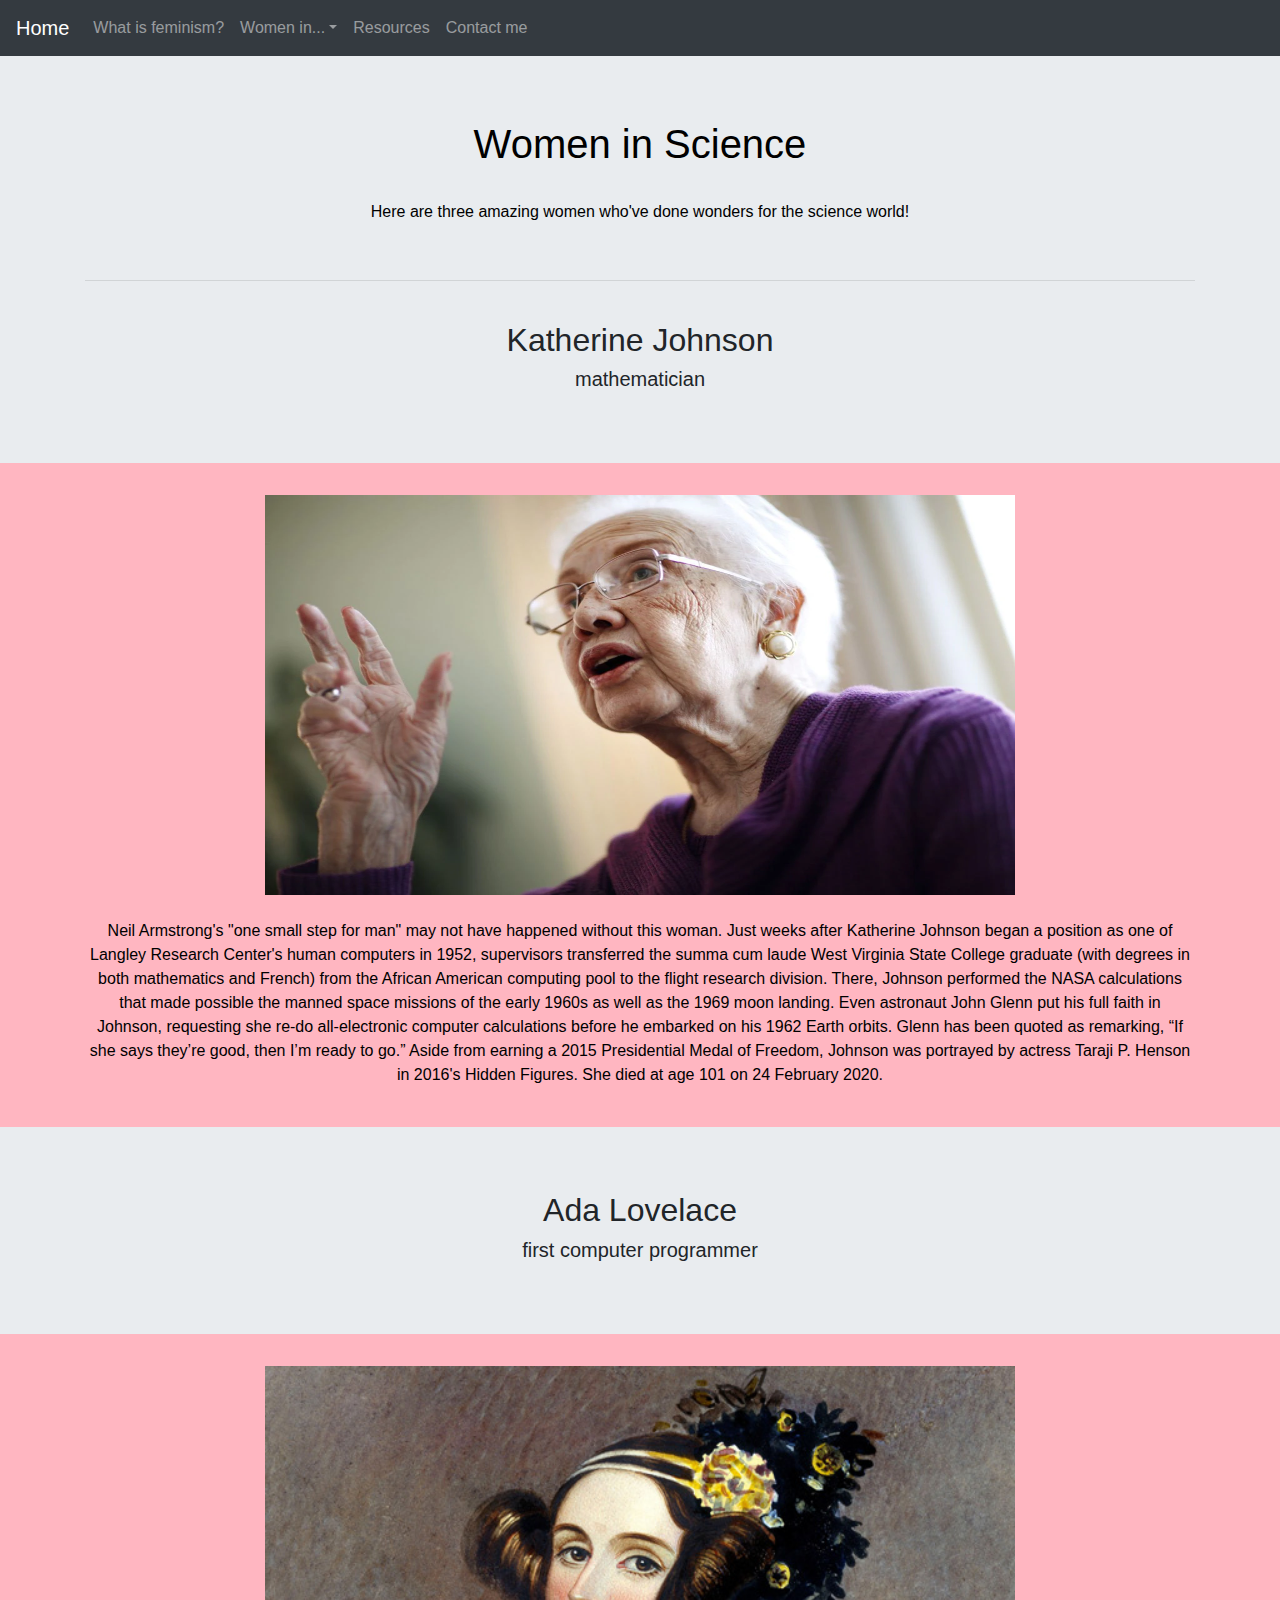
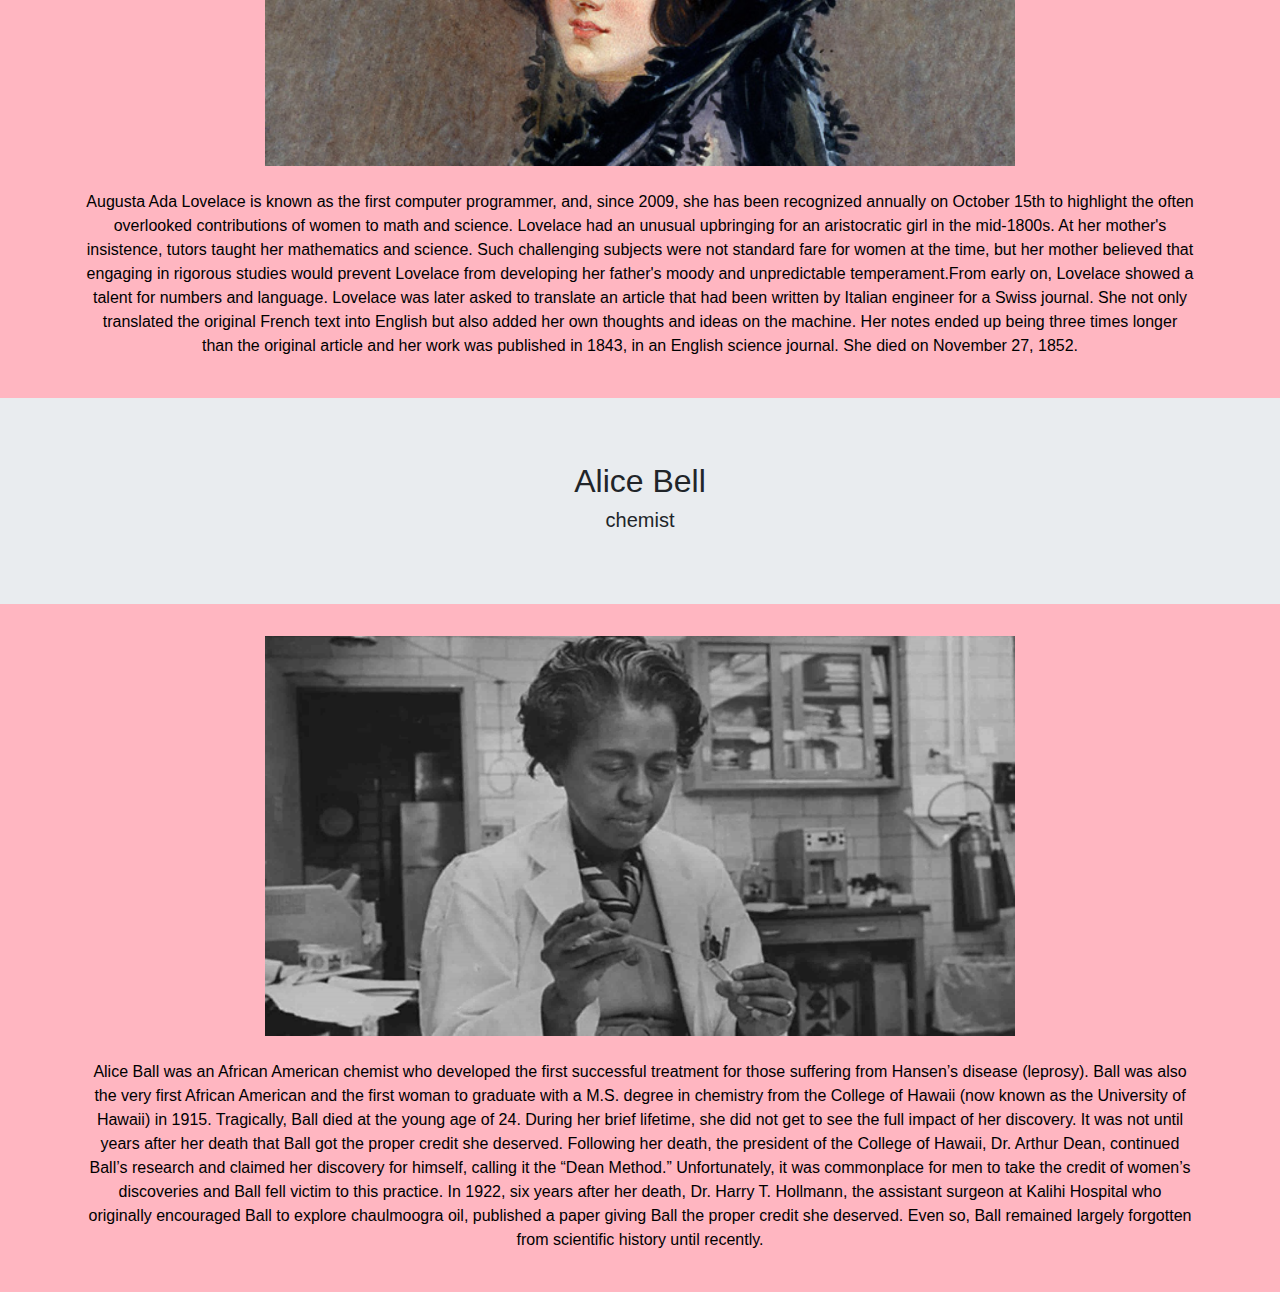
<file: WTF_Page3.html>
<html>
<head>
  <title>WTF...What The Feminism</title>
  <meta charset="utf-8">
  <meta name="viewport" content="width=device-width, initial-scale=1">
  <link rel="stylesheet" href="https://maxcdn.bootstrapcdn.com/bootstrap/4.5.2/css/bootstrap.min.css">
  <script src="https://ajax.googleapis.com/ajax/libs/jquery/3.5.1/jquery.min.js"></script>
  <script src="https://cdnjs.cloudflare.com/ajax/libs/popper.js/1.16.0/umd/popper.min.js"></script>
  <script src="https://maxcdn.bootstrapcdn.com/bootstrap/4.5.2/js/bootstrap.min.js"></script>
  <link rel="stylesheet" href="css/style1.css">
  </head>
  <style>
  /* Make the image fully responsive */
  .carousel-inner img {
    width: 40%;
    height: 25%;
  }
  </style>
  <body style="height:1500px">

    <nav class="navbar navbar-expand-sm bg-dark navbar-dark sticky-top">
      <a class="navbar-brand" href="../index.html">Home</a>
      <ul class="navbar-nav">
        <li class="nav-item">
          <a class="nav-link" href="file:///C:/Users/somai/Documents/payals%20stufffff/Atom%20Project/Crohet%20&%20Crafts/WTF...What%20the%20feminism_Page2.html">What is feminism?</a>
        </li>
        <li class="nav-item dropdown">
      <a class="nav-link dropdown-toggle" href="#" id="navbardrop" data-toggle="dropdown">Women in...</a>
      <div class="dropdown-menu">
        <a class="dropdown-item" href="file:///C:/Users/somai/Documents/payals%20stufffff/Atom%20Project/Crohet%20&%20Crafts/WTF...What%20the%20feminism_Page3.html">science</a>
        <a class="dropdown-item" href="file:///C:/Users/somai/Documents/payals%20stufffff/Atom%20Project/Crohet%20&%20Crafts/WTF...What%20the%20feminism_Page4.html">art</a>
        <a class="dropdown-item" href="file:///C:/Users/somai/Documents/payals%20stufffff/Atom%20Project/Crohet%20&%20Crafts/WTF...What%20the%20feminism_Page5.html">engineering</a>
      </div>
        </li>
        <li class="nav-item">
          <a class="nav-link" href="file:///C:/Users/somai/Documents/payals%20stufffff/Atom%20Project/Crohet%20&%20Crafts/WTF...What%20the%20feminism_Page6.html">Resources</a>
        </li>
        <li class="nav-item">
          <a class="nav-link" href="file:///C:/Users/somai/Documents/payals%20stufffff/Atom%20Project/Crohet%20&%20Crafts/WTF...What%20the%20feminism_Page7.html">Contact me</a>
        </li>

      </ul>
    </nav>

<div class="jumbotron jumbotron-fluid">
  <div class="container">
    <H1 align="center">Women in Science</H1>
    <br>
    <p align="center"><b></b>Here are three amazing women who've done wonders for the science world!</p> <!-- insert paragraph, the 'b' is for bold, to change to italics = <i>, underlined = <u> -->
<br>
<hr>
<br>
      <H2 align="center">Katherine Johnson</H1>
        <H5 align="center">mathematician</H1>
  </div>
</div>

<div align="center">
<img src="images/kj.webp"   alt="kj.webp" width="750" height="400">
</div>
<br>

<div class="container">
  <p align="center"><b></b>Neil Armstrong's "one small step for man" may not have happened without this woman. Just weeks after Katherine Johnson began a position as one of Langley Research Center's human computers in 1952, supervisors transferred the summa cum laude West Virginia State College graduate (with degrees in both mathematics and French) from the African American computing pool to the flight research division. There, Johnson performed the NASA calculations that made possible the manned space missions of the early 1960s as well as the 1969 moon landing. Even astronaut John Glenn put his full faith in Johnson, requesting she re-do all-electronic computer calculations before he embarked on his 1962 Earth orbits. Glenn has been quoted as remarking, “If she says they’re good, then I’m ready to go.”

Aside from earning a 2015 Presidential Medal of Freedom, Johnson was portrayed by actress Taraji P. Henson in 2016's Hidden Figures. She died at age 101 on 24 February 2020. </p> <!-- insert paragraph, the 'b' is for bold, to change to italics = <i>, underlined = <u> -->
  <br>
</div>

<div class="jumbotron jumbotron-fluid">
  <div class="container">

      <H2 align="center">Ada Lovelace</H1>
        <H5 align="center">first computer programmer</H1>
  </div>
</div>
<div align="center">
<img src="images/al.jpg"   alt="al.jpg" width="750" height="400">
</div>
<br>

<div class="container">
  <p align="center"><b></b>Augusta Ada Lovelace is known as the first computer programmer, and, since 2009, she has been recognized annually on October 15th to highlight the often overlooked contributions of women to math and science. Lovelace had an unusual upbringing for an aristocratic girl in the mid-1800s. At her mother's insistence, tutors taught her mathematics and science. Such challenging subjects were not standard fare for women at the time, but her mother believed that engaging in rigorous studies would prevent Lovelace from developing her father's moody and unpredictable temperament.From early on, Lovelace showed a talent for numbers and language. Lovelace was later asked to translate an article that had been written by Italian engineer for a Swiss journal. She not only translated the original French text into English but also added her own thoughts and ideas on the machine. Her notes ended up being three times longer than the original article and her work was published in 1843, in an English science journal. She died on November 27, 1852. </p> <!-- insert paragraph, the 'b' is for bold, to change to italics = <i>, underlined = <u> -->
  <br>
</div>

<div class="jumbotron jumbotron-fluid">
  <div class="container">

      <H2 align="center">Alice Bell</H1>
        <H5 align="center">chemist</H1>
  </div>
</div>
<div align="center">
<img src="images/ab.jpg"   alt="ab.jpg" width="750" height="400">
</div>
<br>

<div class="container">
  <p align="center"><b></b>Alice Ball was an African American chemist who developed the first successful treatment for those suffering from Hansen’s disease (leprosy). Ball was also the very first African American and the first woman to graduate with a M.S. degree in chemistry from the College of Hawaii (now known as the University of Hawaii) in 1915. Tragically, Ball died at the young age of 24. During her brief lifetime, she did not get to see the full impact of her discovery. It was not until years after her death that Ball got the proper credit she deserved. Following her death, the president of the College of Hawaii, Dr. Arthur Dean, continued Ball’s research and claimed her discovery for himself, calling it the “Dean Method.” Unfortunately, it was commonplace for men to take the credit of women’s discoveries and Ball fell victim to this practice. In 1922, six years after her death, Dr. Harry T. Hollmann, the assistant surgeon at Kalihi Hospital who originally encouraged Ball to explore chaulmoogra oil, published a paper giving Ball the proper credit she deserved. Even so, Ball remained largely forgotten from scientific history until recently. </p> <!-- insert paragraph, the 'b' is for bold, to change to italics = <i>, underlined = <u> -->
  <br>
</div>



</body>
</html>
</file>
<file: css/style1.css>
body {
  background-color:lightpink;
}

h1{
  color:black;
}
p{
  color:black;
}

li{
  color: blue;
}

a{
  color:black;
}
</file>
